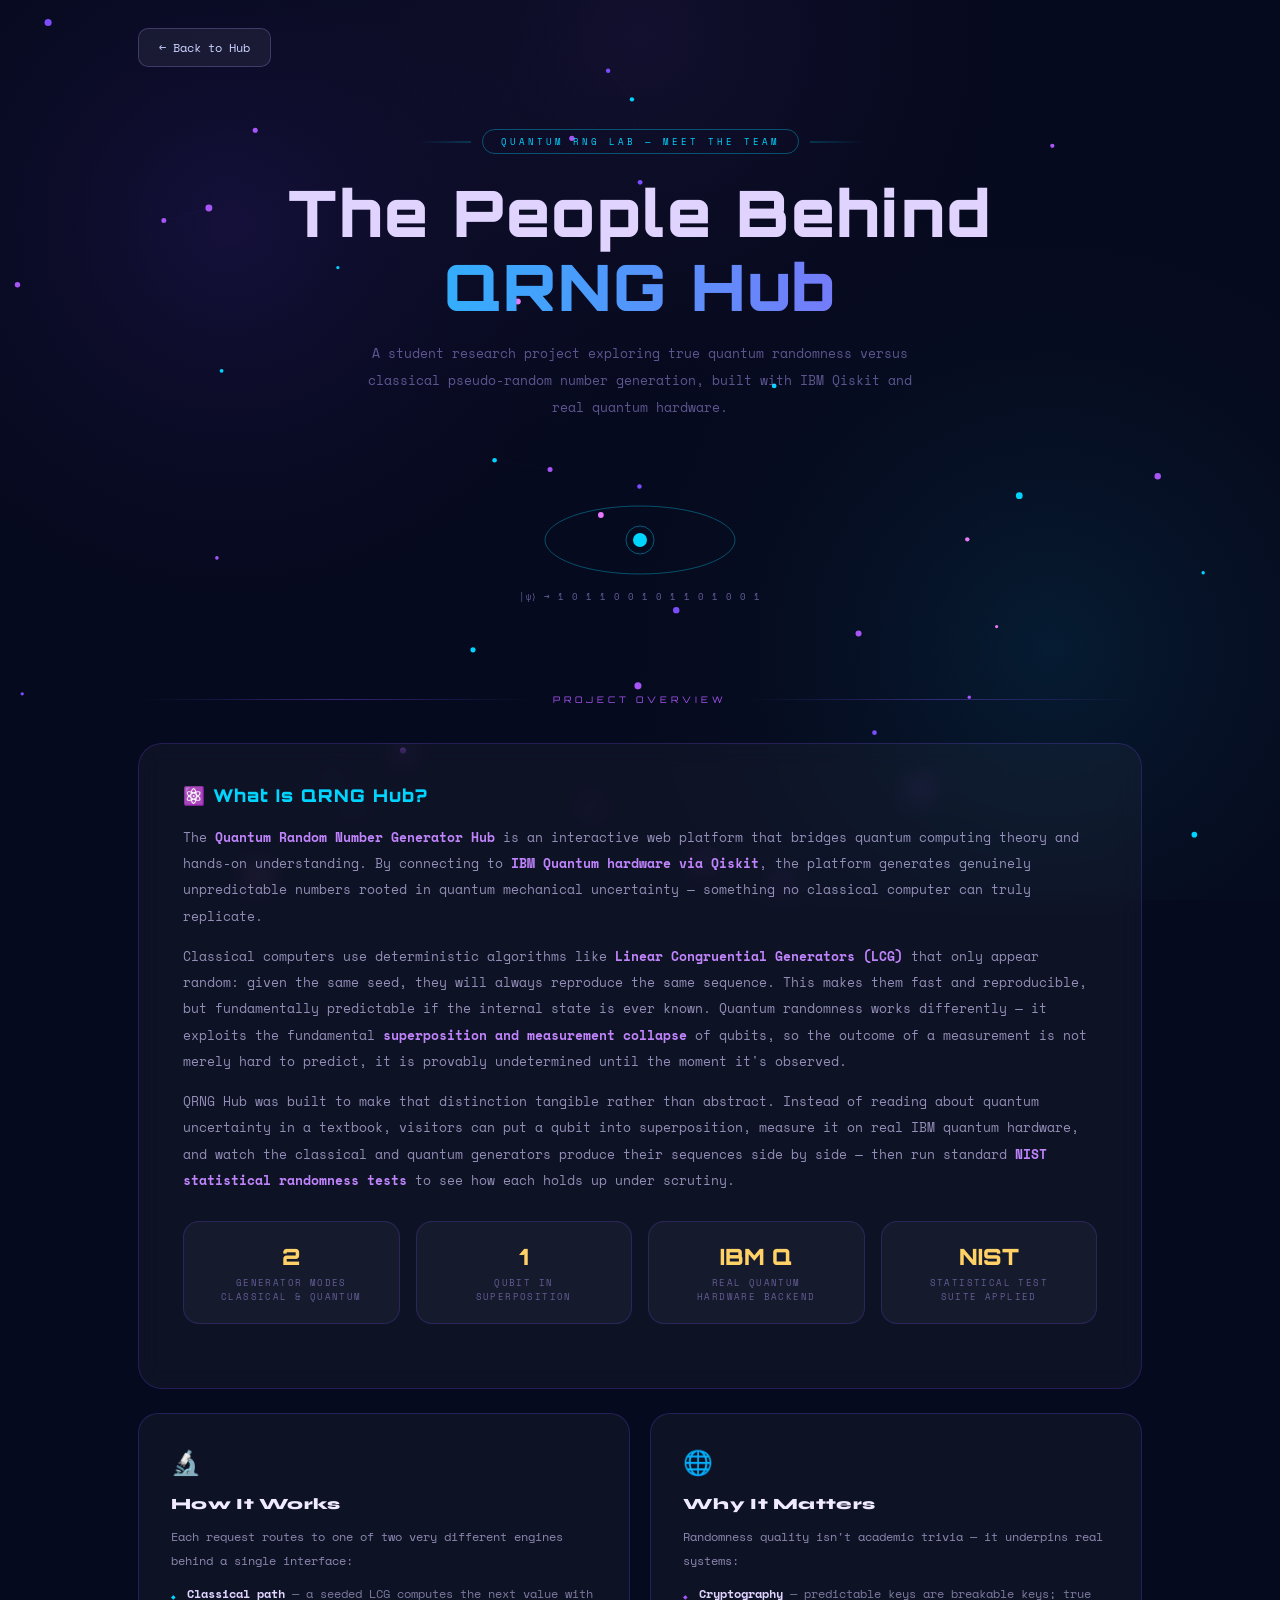
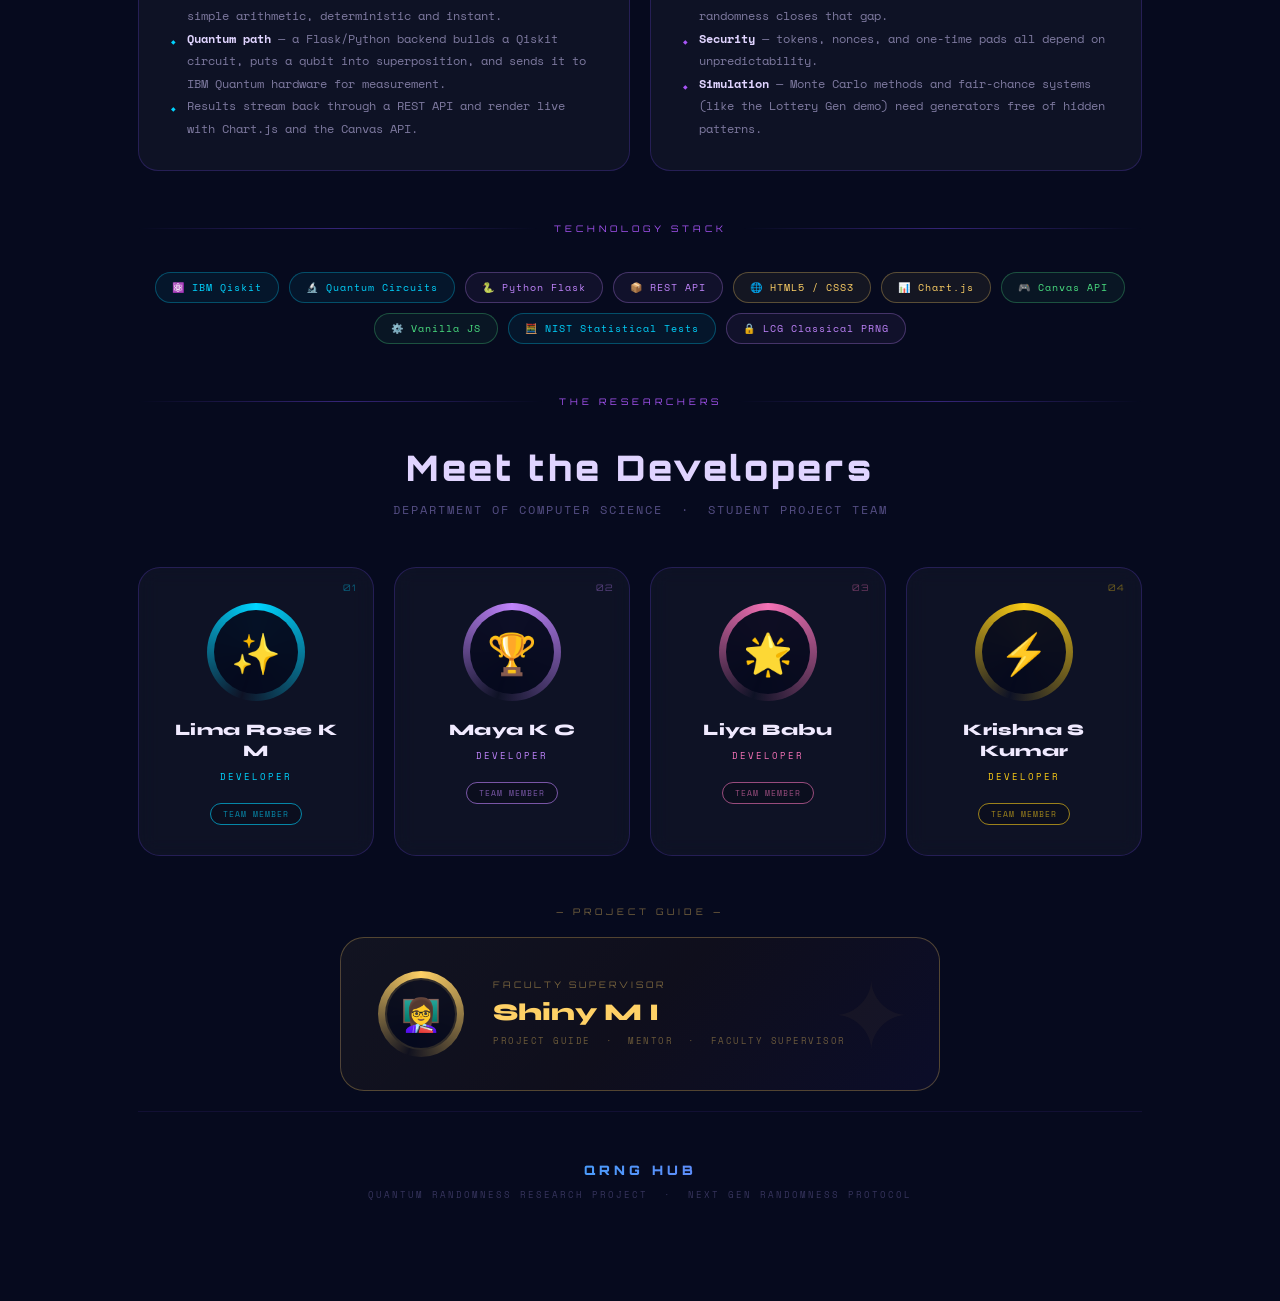
<file: about.html>
<!DOCTYPE html>
<html lang="en">
<head>
    <meta charset="UTF-8">
    <meta name="viewport" content="width=device-width, initial-scale=1.0">
    <title>About — Quantum RNG Lab</title>
    <link rel="preconnect" href="https://fonts.googleapis.com">
    <link href="https://fonts.googleapis.com/css2?family=Orbitron:wght@400;700;900&family=Space+Mono:wght@400;700&family=Syne:wght@400;700;800&display=swap" rel="stylesheet">
    <style>
        *, *::before, *::after { margin: 0; padding: 0; box-sizing: border-box; }

        :root {
            --q: #00d4ff;
            --p: #a855f7;
            --gold: #ffd166;
            --card-bg: rgba(255,255,255,0.035);
            --border: rgba(124,77,255,0.22);
        }

        html { scroll-behavior: smooth; }

        body {
            background: #060a1e;
            color: #e0d4ff;
            font-family: 'Space Mono', monospace;
            min-height: 100vh;
            overflow-x: hidden;
        }

        #bg { position: fixed; inset: 0; z-index: 0; pointer-events: none; }

        .wrap {
            position: relative;
            z-index: 1;
            max-width: 1060px;
            margin: 0 auto;
            padding: 0 28px 100px;
        }

        /* ── BACK BTN ── */
        .back-btn {
            display: inline-flex;
            align-items: center;
            gap: 8px;
            margin: 28px 0 0;
            padding: 9px 20px;
            font-family: 'Space Mono', monospace;
            font-size: 0.78rem;
            color: #ccd4ff;
            background: rgba(255,255,255,0.06);
            border: 1px solid rgba(180,160,255,0.25);
            border-radius: 10px;
            text-decoration: none;
            backdrop-filter: blur(8px);
            transition: all 0.2s;
        }
        .back-btn:hover { background: rgba(255,255,255,0.12); color: #fff; }

        /* ── HERO ── */
        .hero {
            text-align: center;
            padding: 60px 0 20px;
        }
        .hero-eyebrow {
            display: inline-block;
            padding: 5px 18px;
            border: 1px solid rgba(0,212,255,0.35);
            border-radius: 30px;
            font-size: 9px;
            color: var(--q);
            letter-spacing: 3px;
            margin-bottom: 22px;
            position: relative;
        }
        .hero-eyebrow::before, .hero-eyebrow::after {
            content: '';
            position: absolute;
            top: 50%; width: 55px; height: 1px;
            transform: translateY(-50%);
        }
        .hero-eyebrow::before { right: calc(100% + 12px); background: linear-gradient(90deg, transparent, rgba(0,212,255,0.4)); }
        .hero-eyebrow::after  { left: calc(100% + 12px);  background: linear-gradient(270deg, transparent, rgba(0,212,255,0.4)); }

        .hero-title {
            font-family: 'Orbitron', sans-serif;
            font-size: clamp(2.2rem, 5.5vw, 4rem);
            font-weight: 900;
            line-height: 1.15;
            letter-spacing: 2px;
            margin-bottom: 18px;
        }
        .hero-title .line1 { color: #e0d4ff; display: block; }
        .hero-title .line2 {
            display: block;
            background: linear-gradient(90deg, var(--q), var(--p), var(--q));
            background-size: 200% auto;
            -webkit-background-clip: text;
            -webkit-text-fill-color: transparent;
            background-clip: text;
            animation: shimmer 4s linear infinite;
        }
        @keyframes shimmer { 0%{background-position:0%} 100%{background-position:200%} }

        .hero-sub {
            font-size: 0.8rem;
            color: rgba(180,160,255,0.5);
            max-width: 560px;
            margin: 0 auto;
            line-height: 2.1;
        }

        /* ── SIGNATURE: LIVE QUBIT VISUAL ── */
        .qubit-signature {
            display: flex;
            justify-content: center;
            margin: 38px 0 12px;
        }
        .qubit-signature svg { display: block; }
        .qubit-orbit { transform-origin: 140px 140px; }
        .qubit-orbit.o1 { animation: orbitspin 6s linear infinite; }
        .qubit-orbit.o2 { animation: orbitspin 9s linear infinite reverse; }
        .qubit-orbit.o3 { animation: orbitspin 13s linear infinite; }
        @keyframes orbitspin { to { transform: rotate(360deg); } }
        .qubit-core { animation: corepulse 2.4s ease-in-out infinite; transform-origin: 140px 140px; }
        @keyframes corepulse { 0%,100% { opacity: 0.75; } 50% { opacity: 1; } }
        .bit-readout {
            font-family: 'Space Mono', monospace;
            font-size: 8.5px;
            fill: rgba(180,160,255,0.55);
            letter-spacing: 1px;
        }

        /* ── DIVIDER ── */
        .divider {
            display: flex;
            align-items: center;
            gap: 16px;
            margin: 52px 0 38px;
        }
        .divider-line { flex: 1; height: 1px; background: linear-gradient(90deg, transparent, rgba(124,77,255,0.4), transparent); }
        .divider-label {
            font-family: 'Orbitron', sans-serif;
            font-size: 9px;
            color: var(--p);
            letter-spacing: 4px;
            white-space: nowrap;
        }

        /* ── OVERVIEW CARD ── */
        .overview-card {
            background: var(--card-bg);
            border: 1px solid var(--border);
            border-radius: 24px;
            padding: 40px 44px;
            position: relative;
            overflow: hidden;
            backdrop-filter: blur(12px);
            margin-bottom: 24px;
        }
        .overview-card::before {
            content: '';
            position: absolute;
            top: -1px; left: 10%; right: 10%;
            height: 1px;
            background: linear-gradient(90deg, transparent, var(--q), var(--p), transparent);
        }
        .overview-card h2 {
            font-family: 'Orbitron', sans-serif;
            font-size: 1.1rem;
            font-weight: 900;
            color: var(--q);
            margin-bottom: 18px;
            letter-spacing: 1px;
        }
        .overview-card p {
            font-size: 0.82rem;
            line-height: 2;
            color: rgba(200,190,240,0.72);
            margin-bottom: 14px;
        }
        .overview-card p:last-child { margin-bottom: 0; }
        .overview-card strong { color: #c084fc; }

        /* ── STAT STRIP ── */
        .stat-strip {
            display: grid;
            grid-template-columns: repeat(4, 1fr);
            gap: 16px;
            margin: 28px 0 24px;
        }
        @media (max-width: 700px) { .stat-strip { grid-template-columns: repeat(2, 1fr); } }
        .stat-box {
            background: var(--card-bg);
            border: 1px solid var(--border);
            border-radius: 16px;
            padding: 20px 14px;
            text-align: center;
        }
        .stat-num {
            font-family: 'Orbitron', sans-serif;
            font-size: 1.4rem;
            font-weight: 900;
            color: var(--gold);
            margin-bottom: 6px;
        }
        .stat-label {
            font-size: 8.5px;
            letter-spacing: 1.4px;
            color: rgba(180,160,255,0.5);
            text-transform: uppercase;
            line-height: 1.6;
        }

        /* ── PILLAR GRID (how it works / why it matters) ── */
        .pillar-grid {
            display: grid;
            grid-template-columns: repeat(2, 1fr);
            gap: 20px;
            margin-bottom: 24px;
        }
        @media (max-width: 700px) { .pillar-grid { grid-template-columns: 1fr; } }
        .pillar-card {
            background: var(--card-bg);
            border: 1px solid var(--border);
            border-radius: 20px;
            padding: 30px 32px;
            position: relative;
        }
        .pillar-icon { font-size: 1.5rem; margin-bottom: 14px; display: block; }
        .pillar-card h3 {
            font-family: 'Syne', sans-serif;
            font-size: 0.98rem;
            font-weight: 800;
            color: #f0eaff;
            margin-bottom: 12px;
            letter-spacing: 0.3px;
        }
        .pillar-card p {
            font-size: 0.78rem;
            line-height: 1.9;
            color: rgba(200,190,240,0.68);
        }
        .pillar-card ul {
            margin-top: 10px;
            list-style: none;
        }
        .pillar-card li {
            font-size: 0.74rem;
            color: rgba(200,190,240,0.6);
            line-height: 1.9;
            padding-left: 16px;
            position: relative;
        }
        .pillar-card li::before {
            content: '◆';
            position: absolute;
            left: 0;
            font-size: 6px;
            top: 8px;
            color: var(--mc, var(--q));
        }

        /* ── TECH PILLS ── */
        .tech-row {
            display: flex;
            flex-wrap: wrap;
            gap: 10px;
            justify-content: center;
            margin-bottom: 24px;
        }
        .tech-pill {
            padding: 7px 16px;
            border-radius: 30px;
            font-size: 10px;
            letter-spacing: 1px;
            font-family: 'Space Mono', monospace;
            border: 1px solid;
            transition: transform 0.2s;
            cursor: default;
        }
        .tech-pill:hover { transform: scale(1.06); }
        .tech-pill.blue   { color: var(--q);   border-color: rgba(0,212,255,0.3);   background: rgba(0,212,255,0.06); }
        .tech-pill.purple { color: #c084fc;     border-color: rgba(192,132,252,0.3); background: rgba(192,132,252,0.06); }
        .tech-pill.gold   { color: var(--gold); border-color: rgba(255,209,102,0.3); background: rgba(255,209,102,0.06); }
        .tech-pill.green  { color: #4ade80;     border-color: rgba(74,222,128,0.3);  background: rgba(74,222,128,0.06); }

        /* ── TEAM HEADING ── */
        .team-heading {
            text-align: center;
            margin-bottom: 48px;
        }
        .team-heading h2 {
            font-family: 'Orbitron', sans-serif;
            font-size: clamp(1.4rem, 3vw, 2.2rem);
            font-weight: 900;
            color: #e0d4ff;
            letter-spacing: 3px;
            margin-bottom: 10px;
        }
        .team-heading p {
            font-size: 0.78rem;
            color: rgba(180,160,255,0.45);
            letter-spacing: 2px;
        }

        /* ── 4-MEMBER GRID ── */
        .team-grid {
            display: grid;
            grid-template-columns: repeat(4, 1fr);
            gap: 20px;
            margin-bottom: 50px;
        }
        @media (max-width: 800px) { .team-grid { grid-template-columns: repeat(2, 1fr); } }
        @media (max-width: 480px) { .team-grid { grid-template-columns: 1fr; } }

        .team-card {
            background: var(--card-bg);
            border: 1px solid var(--border);
            border-radius: 22px;
            padding: 38px 22px 30px;
            text-align: center;
            position: relative;
            overflow: hidden;
            backdrop-filter: blur(10px);
            transition: all 0.35s cubic-bezier(.34,1.56,.64,1);
        }
        .team-card::before {
            content: '';
            position: absolute;
            top: -1px; left: 15%; right: 15%;
            height: 1px;
            background: linear-gradient(90deg, transparent, var(--mc), transparent);
        }
        .team-card::after {
            content: '';
            position: absolute;
            inset: 0;
            border-radius: 22px;
            background: radial-gradient(circle at 50% 0%, var(--mg), transparent 65%);
            opacity: 0;
            transition: opacity 0.35s;
        }
        .team-card:hover::after { opacity: 1; }
        .team-card:hover {
            transform: translateY(-12px) scale(1.03);
            box-shadow: 0 24px 64px rgba(0,0,0,0.5), 0 0 0 1px var(--mc);
        }

        .team-card:nth-child(1) { --mc:#00d4ff; --mg:rgba(0,212,255,0.11); }
        .team-card:nth-child(2) { --mc:#c084fc; --mg:rgba(192,132,252,0.11); }
        .team-card:nth-child(3) { --mc:#f472b6; --mg:rgba(244,114,182,0.11); }
        .team-card:nth-child(4) { --mc:#facc15; --mg:rgba(250,204,21,0.11); }

        .member-number {
            position: absolute;
            top: 14px; right: 16px;
            font-family: 'Orbitron', sans-serif;
            font-size: 9px;
            color: var(--mc);
            opacity: 0.4;
            letter-spacing: 1px;
        }

        .avatar-ring {
            width: 92px; height: 92px;
            border-radius: 50%;
            margin: 0 auto 22px;
            position: relative;
            display: flex;
            align-items: center;
            justify-content: center;
        }
        .avatar-ring::before {
            content: '';
            position: absolute;
            inset: -3px;
            border-radius: 50%;
            background: conic-gradient(var(--mc), transparent 55%, var(--mc));
            animation: spinring 4s linear infinite;
        }
        .team-card:nth-child(2) .avatar-ring::before { animation-delay: -1s; }
        .team-card:nth-child(3) .avatar-ring::before { animation-delay: -2s; }
        .team-card:nth-child(4) .avatar-ring::before { animation-delay: -3s; }
        @keyframes spinring { to { transform: rotate(360deg); } }

        .avatar-inner {
            width: 84px; height: 84px;
            border-radius: 50%;
            background: rgba(6,10,30,0.96);
            display: flex;
            align-items: center;
            justify-content: center;
            font-size: 2.5rem;
            position: relative;
            z-index: 1;
        }

        .member-name {
            font-family: 'Syne', sans-serif;
            font-size: 1rem;
            font-weight: 800;
            color: #f0eaff;
            margin-bottom: 8px;
            letter-spacing: 0.4px;
            line-height: 1.3;
        }
        .member-role {
            font-size: 8.5px;
            color: var(--mc);
            letter-spacing: 2px;
            text-transform: uppercase;
            margin-bottom: 16px;
        }
        .member-tag {
            display: inline-block;
            padding: 4px 12px;
            border-radius: 20px;
            font-size: 8px;
            letter-spacing: 1px;
            border: 1px solid var(--mc);
            color: var(--mc);
            background: rgba(0,0,0,0.3);
            opacity: 0.6;
        }

        /* ── GUIDE CARD ── */
        .guide-section { margin-top: 10px; margin-bottom: 20px; }
        .guide-label {
            text-align: center;
            font-family: 'Orbitron', sans-serif;
            font-size: 9px;
            letter-spacing: 4px;
            color: rgba(255,209,102,0.45);
            margin-bottom: 20px;
        }
        .guide-card {
            background: linear-gradient(135deg, rgba(255,209,102,0.05), rgba(255,140,0,0.04), rgba(124,77,255,0.05));
            border: 1px solid rgba(255,209,102,0.28);
            border-radius: 24px;
            padding: 36px 40px;
            display: flex;
            align-items: center;
            gap: 32px;
            position: relative;
            overflow: hidden;
            backdrop-filter: blur(12px);
            max-width: 600px;
            margin: 0 auto;
            transition: all 0.3s;
        }
        .guide-card:hover {
            border-color: rgba(255,209,102,0.55);
            box-shadow: 0 0 50px rgba(255,209,102,0.1);
            transform: translateY(-4px);
        }
        .guide-card::before {
            content: '';
            position: absolute;
            top: -1px; left: 15%; right: 15%;
            height: 1px;
            background: linear-gradient(90deg, transparent, var(--gold), transparent);
        }
        .guide-card::after {
            content: '✦';
            position: absolute;
            right: 28px; top: 50%;
            transform: translateY(-50%);
            font-size: 6rem;
            color: rgba(255,209,102,0.04);
            pointer-events: none;
            line-height: 1;
        }
        .guide-avatar {
            width: 80px; height: 80px;
            border-radius: 50%;
            flex-shrink: 0;
            position: relative;
            display: flex;
            align-items: center;
            justify-content: center;
        }
        .guide-avatar::before {
            content: '';
            position: absolute;
            inset: -3px;
            border-radius: 50%;
            background: conic-gradient(var(--gold), transparent 55%, var(--gold));
            animation: spinring 5s linear infinite;
        }
        .guide-avatar-inner {
            width: 72px; height: 72px;
            border-radius: 50%;
            background: rgba(6,10,30,0.96);
            border: 2px solid rgba(255,209,102,0.15);
            display: flex;
            align-items: center;
            justify-content: center;
            font-size: 2rem;
            position: relative;
            z-index: 1;
        }
        .guide-info .guide-title {
            font-family: 'Orbitron', sans-serif;
            font-size: 9px;
            color: rgba(255,209,102,0.45);
            letter-spacing: 3px;
            margin-bottom: 8px;
        }
        .guide-info h3 {
            font-family: 'Syne', sans-serif;
            font-size: 1.5rem;
            font-weight: 800;
            color: var(--gold);
            margin-bottom: 6px;
        }
        .guide-info p {
            font-size: 9px;
            color: rgba(255,209,102,0.38);
            letter-spacing: 1.5px;
            line-height: 1.8;
        }

        /* ── FOOTER ── */
        .footer {
            text-align: center;
            padding: 50px 0 0;
            border-top: 1px solid rgba(124,77,255,0.1);
        }
        .footer-logo {
            font-family: 'Orbitron', sans-serif;
            font-size: 13px;
            font-weight: 900;
            background: linear-gradient(90deg, var(--q), var(--p));
            -webkit-background-clip: text;
            -webkit-text-fill-color: transparent;
            background-clip: text;
            letter-spacing: 4px;
            margin-bottom: 10px;
        }
        .footer-text { font-size: 9px; color: rgba(180,160,255,0.28); letter-spacing: 2px; }

        /* ── ANIMATIONS ── */
        .fade-in { opacity:0; transform:translateY(22px); animation:fadein 0.65s ease forwards; }
        @keyframes fadein { to { opacity:1; transform:translateY(0); } }
        .d1{animation-delay:.05s} .d2{animation-delay:.15s} .d3{animation-delay:.25s}
        .d4{animation-delay:.35s} .d5{animation-delay:.45s} .d6{animation-delay:.55s} .d7{animation-delay:.65s}

        @media (prefers-reduced-motion: reduce) {
            .fade-in, .qubit-orbit, .qubit-core, .avatar-ring::before, .guide-avatar::before, .hero-title .line2 {
                animation: none !important;
            }
        }
    </style>
</head>
<body>

<canvas id="bg"></canvas>

<div class="wrap">

    <a href="index.html" class="back-btn">← Back to Hub</a>

    <!-- HERO -->
    <section class="hero fade-in d1">
        <div class="hero-eyebrow">QUANTUM RNG LAB — MEET THE TEAM</div>
        <h1 class="hero-title">
            <span class="line1">The People Behind</span>
            <span class="line2">QRNG Hub</span>
        </h1>
        <p class="hero-sub">
            A student research project exploring true quantum randomness versus classical pseudo-random number generation, built with IBM Qiskit and real quantum hardware.
        </p>

        <!-- SIGNATURE VISUAL: orbiting qubit with live-looking bit readout -->
        <div class="qubit-signature">
            <svg width="280" height="150" viewBox="0 0 280 150" xmlns="http://www.w3.org/2000/svg" aria-hidden="true">
                <g transform="translate(0,10)">
                    <ellipse class="qubit-orbit o1" cx="140" cy="70" rx="95" ry="34" fill="none" stroke="#00d4ff" stroke-opacity="0.35" stroke-width="1"/>
                    <ellipse class="qubit-orbit o2" cx="140" cy="70" rx="95" ry="34" fill="none" stroke="#a855f7" stroke-opacity="0.3" stroke-width="1" transform="rotate(60 140 70)"/>
                    <ellipse class="qubit-orbit o3" cx="140" cy="70" rx="95" ry="34" fill="none" stroke="#e879f9" stroke-opacity="0.25" stroke-width="1" transform="rotate(120 140 70)"/>
                    <circle class="qubit-core" cx="140" cy="70" r="7" fill="#00d4ff"/>
                    <circle cx="140" cy="70" r="14" fill="none" stroke="#00d4ff" stroke-opacity="0.4" stroke-width="1"/>
                </g>
                <text x="140" y="140" text-anchor="middle" class="bit-readout">|ψ⟩ → 1 0 1 1 0 0 1 0 1 1 0 1 0 0 1</text>
            </svg>
        </div>
    </section>

    <!-- PROJECT OVERVIEW -->
    <div class="divider fade-in d2">
        <div class="divider-line"></div>
        <div class="divider-label">PROJECT OVERVIEW</div>
        <div class="divider-line"></div>
    </div>

    <div class="overview-card fade-in d2">
        <h2>⚛️ What Is QRNG Hub?</h2>
        <p>
            The <strong>Quantum Random Number Generator Hub</strong> is an interactive web platform that bridges quantum computing theory and hands-on understanding. By connecting to <strong>IBM Quantum hardware via Qiskit</strong>, the platform generates genuinely unpredictable numbers rooted in quantum mechanical uncertainty — something no classical computer can truly replicate.
        </p>
        <p>
            Classical computers use deterministic algorithms like <strong>Linear Congruential Generators (LCG)</strong> that only appear random: given the same seed, they will always reproduce the same sequence. This makes them fast and reproducible, but fundamentally predictable if the internal state is ever known. Quantum randomness works differently — it exploits the fundamental <strong>superposition and measurement collapse</strong> of qubits, so the outcome of a measurement is not merely hard to predict, it is provably undetermined until the moment it's observed.
        </p>
        <p>
            QRNG Hub was built to make that distinction tangible rather than abstract. Instead of reading about quantum uncertainty in a textbook, visitors can put a qubit into superposition, measure it on real IBM quantum hardware, and watch the classical and quantum generators produce their sequences side by side — then run standard <strong>NIST statistical randomness tests</strong> to see how each holds up under scrutiny.
        </p>
        <div class="stat-strip">
            <div class="stat-box">
                <div class="stat-num">2</div>
                <div class="stat-label">Generator Modes<br>Classical &amp; Quantum</div>
            </div>
            <div class="stat-box">
                <div class="stat-num">1</div>
                <div class="stat-label">Qubit In<br>Superposition</div>
            </div>
            <div class="stat-box">
                <div class="stat-num">IBM Q</div>
                <div class="stat-label">Real Quantum<br>Hardware Backend</div>
            </div>
            <div class="stat-box">
                <div class="stat-num">NIST</div>
                <div class="stat-label">Statistical Test<br>Suite Applied</div>
            </div>
        </div>
    </div>

    <!-- HOW IT WORKS / WHY IT MATTERS -->
    <div class="pillar-grid fade-in d3">
        <div class="pillar-card" style="--mc:#00d4ff;">
            <span class="pillar-icon">🔬</span>
            <h3>How It Works</h3>
            <p>Each request routes to one of two very different engines behind a single interface:</p>
            <ul>
                <li><strong style="color:#e0d4ff;">Classical path</strong> — a seeded LCG computes the next value with simple arithmetic, deterministic and instant.</li>
                <li><strong style="color:#e0d4ff;">Quantum path</strong> — a Flask/Python backend builds a Qiskit circuit, puts a qubit into superposition, and sends it to IBM Quantum hardware for measurement.</li>
                <li>Results stream back through a REST API and render live with Chart.js and the Canvas API.</li>
            </ul>
        </div>
        <div class="pillar-card" style="--mc:#a855f7;">
            <span class="pillar-icon">🌐</span>
            <h3>Why It Matters</h3>
            <p>Randomness quality isn't academic trivia — it underpins real systems:</p>
            <ul>
                <li><strong style="color:#e0d4ff;">Cryptography</strong> — predictable keys are breakable keys; true randomness closes that gap.</li>
                <li><strong style="color:#e0d4ff;">Security</strong> — tokens, nonces, and one-time pads all depend on unpredictability.</li>
                <li><strong style="color:#e0d4ff;">Simulation</strong> — Monte Carlo methods and fair-chance systems (like the Lottery Gen demo) need generators free of hidden patterns.</li>
            </ul>
        </div>
    </div>

    <!-- TECH STACK -->
    <div class="divider fade-in d3">
        <div class="divider-line"></div>
        <div class="divider-label">TECHNOLOGY STACK</div>
        <div class="divider-line"></div>
    </div>

    <div class="tech-row fade-in d3">
        <span class="tech-pill blue">⚛️ IBM Qiskit</span>
        <span class="tech-pill blue">🔬 Quantum Circuits</span>
        <span class="tech-pill purple">🐍 Python Flask</span>
        <span class="tech-pill purple">📦 REST API</span>
        <span class="tech-pill gold">🌐 HTML5 / CSS3</span>
        <span class="tech-pill gold">📊 Chart.js</span>
        <span class="tech-pill green">🎮 Canvas API</span>
        <span class="tech-pill green">⚙️ Vanilla JS</span>
        <span class="tech-pill blue">🧮 NIST Statistical Tests</span>
        <span class="tech-pill purple">🔒 LCG Classical PRNG</span>
    </div>

    <!-- TEAM -->
    <div class="divider fade-in d4">
        <div class="divider-line"></div>
        <div class="divider-label">THE RESEARCHERS</div>
        <div class="divider-line"></div>
    </div>

    <div class="team-heading fade-in d4">
        <h2>Meet the Developers</h2>
        <p>DEPARTMENT OF COMPUTER SCIENCE &nbsp;·&nbsp; STUDENT PROJECT TEAM</p>
    </div>

    <div class="team-grid">
        <div class="team-card fade-in d4">
            <span class="member-number">01</span>
            <div class="avatar-ring"><div class="avatar-inner">✨</div></div>
            <div class="member-name">Lima Rose K M</div>
            <div class="member-role">Developer</div>
            <span class="member-tag">TEAM MEMBER</span>
        </div>
        <div class="team-card fade-in d5">
            <span class="member-number">02</span>
            <div class="avatar-ring"><div class="avatar-inner">🏆</div></div>
            <div class="member-name">Maya K C</div>
            <div class="member-role">Developer</div>
            <span class="member-tag">TEAM MEMBER</span>
        </div>
        <div class="team-card fade-in d6">
            <span class="member-number">03</span>
            <div class="avatar-ring"><div class="avatar-inner">🌟</div></div>
            <div class="member-name">Liya Babu</div>
            <div class="member-role">Developer</div>
            <span class="member-tag">TEAM MEMBER</span>
        </div>
        <div class="team-card fade-in d7">
            <span class="member-number">04</span>
            <div class="avatar-ring"><div class="avatar-inner">⚡</div></div>
            <div class="member-name">Krishna S Kumar</div>
            <div class="member-role">Developer</div>
            <span class="member-tag">TEAM MEMBER</span>
        </div>
    </div>

    <!-- GUIDE -->
    <div class="guide-section fade-in d7">
        <div class="guide-label">— PROJECT GUIDE —</div>
        <div class="guide-card">
            <div class="guide-avatar">
                <div class="guide-avatar-inner">👩‍🏫</div>
            </div>
            <div class="guide-info">
                <div class="guide-title">FACULTY SUPERVISOR</div>
                <h3>Shiny M I</h3>
                <p>PROJECT GUIDE &nbsp;·&nbsp; MENTOR &nbsp;·&nbsp; FACULTY SUPERVISOR</p>
            </div>
        </div>
    </div>

    <!-- FOOTER -->
    <div class="footer">
        <div class="footer-logo">QRNG HUB</div>
        <div class="footer-text">QUANTUM RANDOMNESS RESEARCH PROJECT &nbsp;·&nbsp; NEXT GEN RANDOMNESS PROTOCOL</div>
    </div>

</div>

<script>
(function(){
    const cv = document.getElementById('bg'), cx = cv.getContext('2d');
    function rsz(){ cv.width = innerWidth; cv.height = innerHeight; }
    rsz(); window.addEventListener('resize', rsz);

    const pts = Array.from({length:40}, () => ({
        x: Math.random(), y: Math.random(),
        vx: (Math.random()-.5)*.00026, vy: (Math.random()-.5)*.00026,
        r: 1.5 + Math.random()*2.2,
        ph: Math.random()*6.28, phSpd: 0.015+Math.random()*.02,
        col: ['#00d4ff','#a855f7','#7c4dff','#e879f9'][Math.floor(Math.random()*4)]
    }));

    function frame(){
        const W = cv.width, H = cv.height;
        cx.clearRect(0,0,W,H);
        cx.fillStyle = '#060a1e'; cx.fillRect(0,0,W,H);
        [{x:.18,y:.25,c:'rgba(120,60,255,0.13)'},{x:.82,y:.72,c:'rgba(0,212,255,0.09)'},{x:.5,y:.04,c:'rgba(168,85,247,0.08)'}].forEach(g => {
            const grd = cx.createRadialGradient(g.x*W,g.y*H,0,g.x*W,g.y*H,W*.38);
            grd.addColorStop(0, g.c); grd.addColorStop(1,'transparent');
            cx.fillStyle = grd; cx.fillRect(0,0,W,H);
        });
        pts.forEach(p => {
            p.x += p.vx; p.y += p.vy;
            if(p.x<0)p.x=1; if(p.x>1)p.x=0;
            if(p.y<0)p.y=1; if(p.y>1)p.y=0;
            p.ph += p.phSpd;
            const alpha = 0.35 + 0.4*Math.sin(p.ph);
            cx.beginPath(); cx.arc(p.x*W,p.y*H,p.r,0,Math.PI*2);
            cx.fillStyle = p.col.replace(')',`,${alpha})`).replace('rgb','rgba'); cx.fill();
        });
        for(let i=0;i<pts.length;i++) for(let j=i+1;j<pts.length;j++){
            const dx=(pts[i].x-pts[j].x)*W, dy=(pts[i].y-pts[j].y)*H, d=Math.hypot(dx,dy);
            if(d<125){ cx.beginPath(); cx.moveTo(pts[i].x*W,pts[i].y*H); cx.lineTo(pts[j].x*W,pts[j].y*H);
                cx.strokeStyle=`rgba(124,77,255,${0.11*(1-d/125)})`; cx.lineWidth=0.5; cx.stroke(); }
        }
        requestAnimationFrame(frame);
    }
    frame();
})();
</script>

</body>
</html>
</file>
